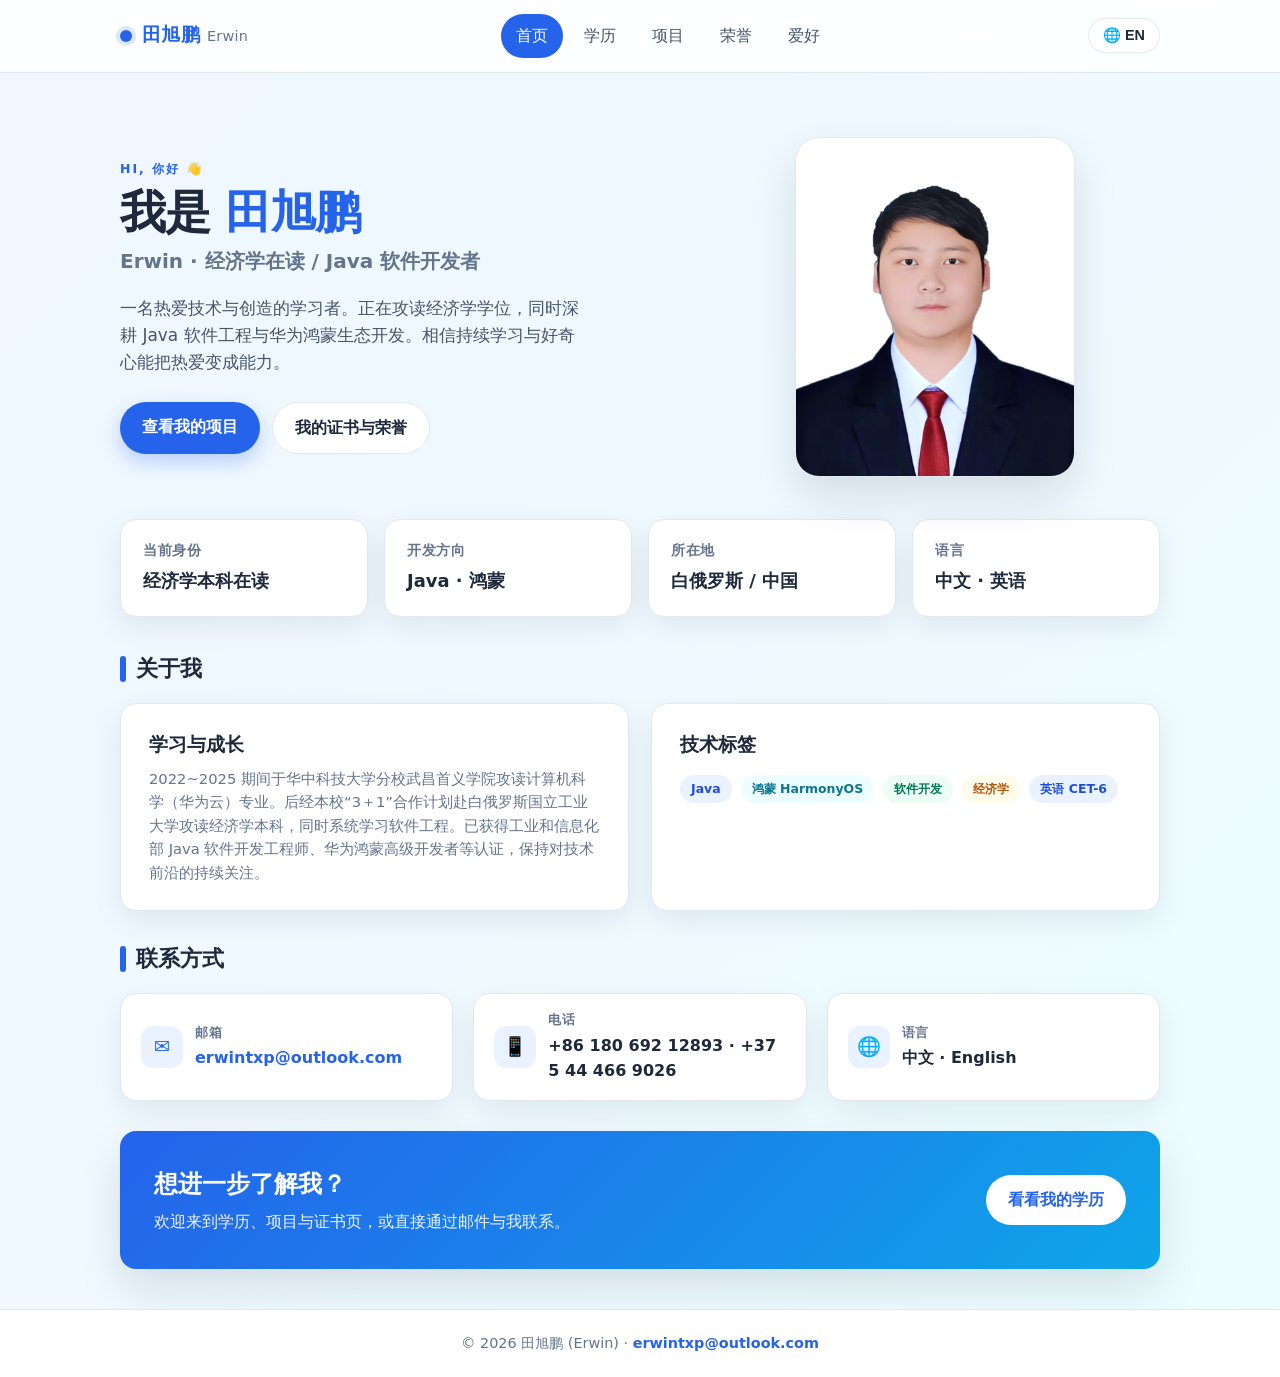
<file: index.html>
<!DOCTYPE html>
<html lang="zh-CN">
<head>
  <meta charset="UTF-8" />
  <meta name="viewport" content="width=device-width, initial-scale=1.0" />
  <title data-i18n-title="index.title">田旭鹏 · Erwin — 个人主页</title>
  <meta name="description" data-i18n-desc="index.desc" content="田旭鹏 (Erwin) 的个人主页：经济学在读，Java 软件开发者，鸿蒙开发者。欢迎了解我的学历、项目、荣誉与爱好。" />
  <link rel="stylesheet" href="css/style.css" />
</head>
<body>
  <header class="site-header">
    <nav class="nav">
      <a class="brand" href="index.html">
        <span class="brand-dot"></span>
        <span data-i18n="nav.brand">田旭鹏 <span class="brand-en">Erwin</span></span>
      </a>
      <ul class="nav-links">
        <li><a href="index.html" data-i18n="nav.home">首页</a></li>
        <li><a href="education.html" data-i18n="nav.edu">学历</a></li>
        <li><a href="projects.html" data-i18n="nav.projects">项目</a></li>
        <li><a href="honors.html" data-i18n="nav.honors">荣誉</a></li>
        <li><a href="hobbies.html" data-i18n="nav.hobbies">爱好</a></li>
      </ul>
      <div class="nav-actions">
        <button class="lang-toggle" id="lang-toggle" title="中 / EN · Ctrl+Shift+L">🌐 EN</button>
        <button class="nav-toggle" aria-label="打开菜单">☰</button>
      </div>
    </nav>
  </header>

  <main class="container">
    <section class="hero">
      <div>
        <div class="page-head" style="margin-bottom:0;">
          <div class="eyebrow" data-i18n="index.eyebrow">Hi, 你好 👋</div>
          <h1 data-i18n="index.heroTitle">我是 <span class="accent">田旭鹏</span></h1>
          <div class="en" data-i18n="index.heroSub">Erwin · 经济学在读 / Java 软件开发者</div>
          <p class="lede" data-i18n="index.heroLede">
            一名热爱技术与创造的学习者。正在攻读经济学学位，同时深耕
            Java 软件工程与华为鸿蒙生态开发。相信持续学习与好奇心能把热爱变成能力。
          </p>
        </div>
        <div class="hero-actions">
          <a class="btn btn-primary" href="projects.html" data-i18n="index.heroBtnProjects">查看我的项目</a>
          <a class="btn btn-ghost" href="honors.html" data-i18n="index.heroBtnHonors">我的证书与荣誉</a>
        </div>
      </div>

      <div class="portrait reveal">
        <div class="photo-placeholder">
          <div class="big" data-i18n="index.portraitBig">田旭鹏</div>
        </div>
        <img src="images/self photos.png" alt="田旭鹏照片" data-i18n-alt="index.portraitAlt" onerror="this.style.display='none'" />
      </div>
    </section>

    <section class="facts">
      <div class="fact reveal">
        <div class="k" data-i18n="index.factRoleK">当前身份</div>
        <div class="v" data-i18n="index.factRoleV">经济学本科在读</div>
      </div>
      <div class="fact reveal">
        <div class="k" data-i18n="index.factFocusK">开发方向</div>
        <div class="v" data-i18n="index.factFocusV">Java · 鸿蒙</div>
      </div>
      <div class="fact reveal">
        <div class="k" data-i18n="index.factLocK">所在地</div>
        <div class="v" data-i18n="index.factLocV">白俄罗斯 / 中国</div>
      </div>
      <div class="fact reveal">
        <div class="k" data-i18n="index.factLangK">语言</div>
        <div class="v" data-i18n="index.factLangV">中文 · 英语</div>
      </div>
    </section>

    <section>
      <h2 class="section-title" data-i18n="index.aboutTitle">关于我</h2>
      <div class="grid grid-2">
        <div class="card reveal">
          <h2 data-i18n="index.aboutLearningTitle">学习与成长</h2>
          <p class="subtle" style="margin-top:6px;" data-i18n="index.aboutLearningText">
			2022~2025期间于华中科技大学分校武昌首义学院攻读计算机科学（华为云）专业。
            后经本校"3＋1"合作计划赴白俄罗斯国立工业大学攻读经济学本科，同时系统学习软件工程。
            已获得工业和信息化部 Java 软件开发工程师、华为鸿蒙高级开发者等认证，
            保持对技术前沿的持续关注。
          </p>
        </div>
        <div class="card reveal">
          <h2 data-i18n="index.aboutSkillsTitle">技术标签</h2>
          <div style="margin-top:12px;">
            <span class="tag" data-i18n="index.tagJava">Java</span>
            <span class="tag teal" data-i18n="index.tagHarmony">鸿蒙 HarmonyOS</span>
            <span class="tag green" data-i18n="index.tagDev">软件开发</span>
            <span class="tag amber" data-i18n="index.tagEcon">经济学</span>
			<span class="tag" data-i18n="index.tagCet">英语 CET-6</span>
          </div>
        </div>
      </div>
    </section>

    <section>
      <h2 class="section-title" data-i18n="index.contactTitle">联系方式</h2>
      <div class="contact-row">
        <div class="contact-item reveal">
          <div class="icon">✉️</div>
          <div>
            <div class="label" data-i18n="index.contactEmailLabel">邮箱</div>
            <div class="value"><a href="mailto:erwintxp@outlook.com">erwintxp@outlook.com</a></div>
          </div>
        </div>
        <div class="contact-item reveal">
          <div class="icon">📱</div>
          <div>
            <div class="label" data-i18n="index.contactPhoneLabel">电话</div>
            <div class="value">+86 180 692 12893 · +375 44 466 9026</div>
          </div>
        </div>
        <div class="contact-item reveal">
          <div class="icon">🌐</div>
          <div>
            <div class="label" data-i18n="index.contactLangLabel">语言</div>
            <div class="value" data-i18n="index.contactLangValue">中文 · English</div>
          </div>
        </div>
      </div>
    </section>

    <div class="cta reveal">
      <div>
        <h2 data-i18n="index.ctaTitle">想进一步了解我？</h2>
        <p data-i18n="index.ctaText">欢迎来到奖学金、项目与证书页，或直接通过邮件与我联系。</p>
      </div>
      <a class="btn btn-white" href="education.html" data-i18n="index.ctaBtn">看看我的学历</a>
    </div>
  </main>

  <footer class="site-footer">
    <p>© <span data-year>2025</span> <span data-i18n="footer.name">田旭鹏 (Erwin)</span> · <a href="mailto:erwintxp@outlook.com">erwintxp@outlook.com</a></p>
  </footer>

  <script src="js/main.js"></script>
  <script src="js/i18n.js"></script>
  <script>document.querySelectorAll("[data-year]").forEach(el => (el.textContent = year()));</script>
</body>
</html>
</file>
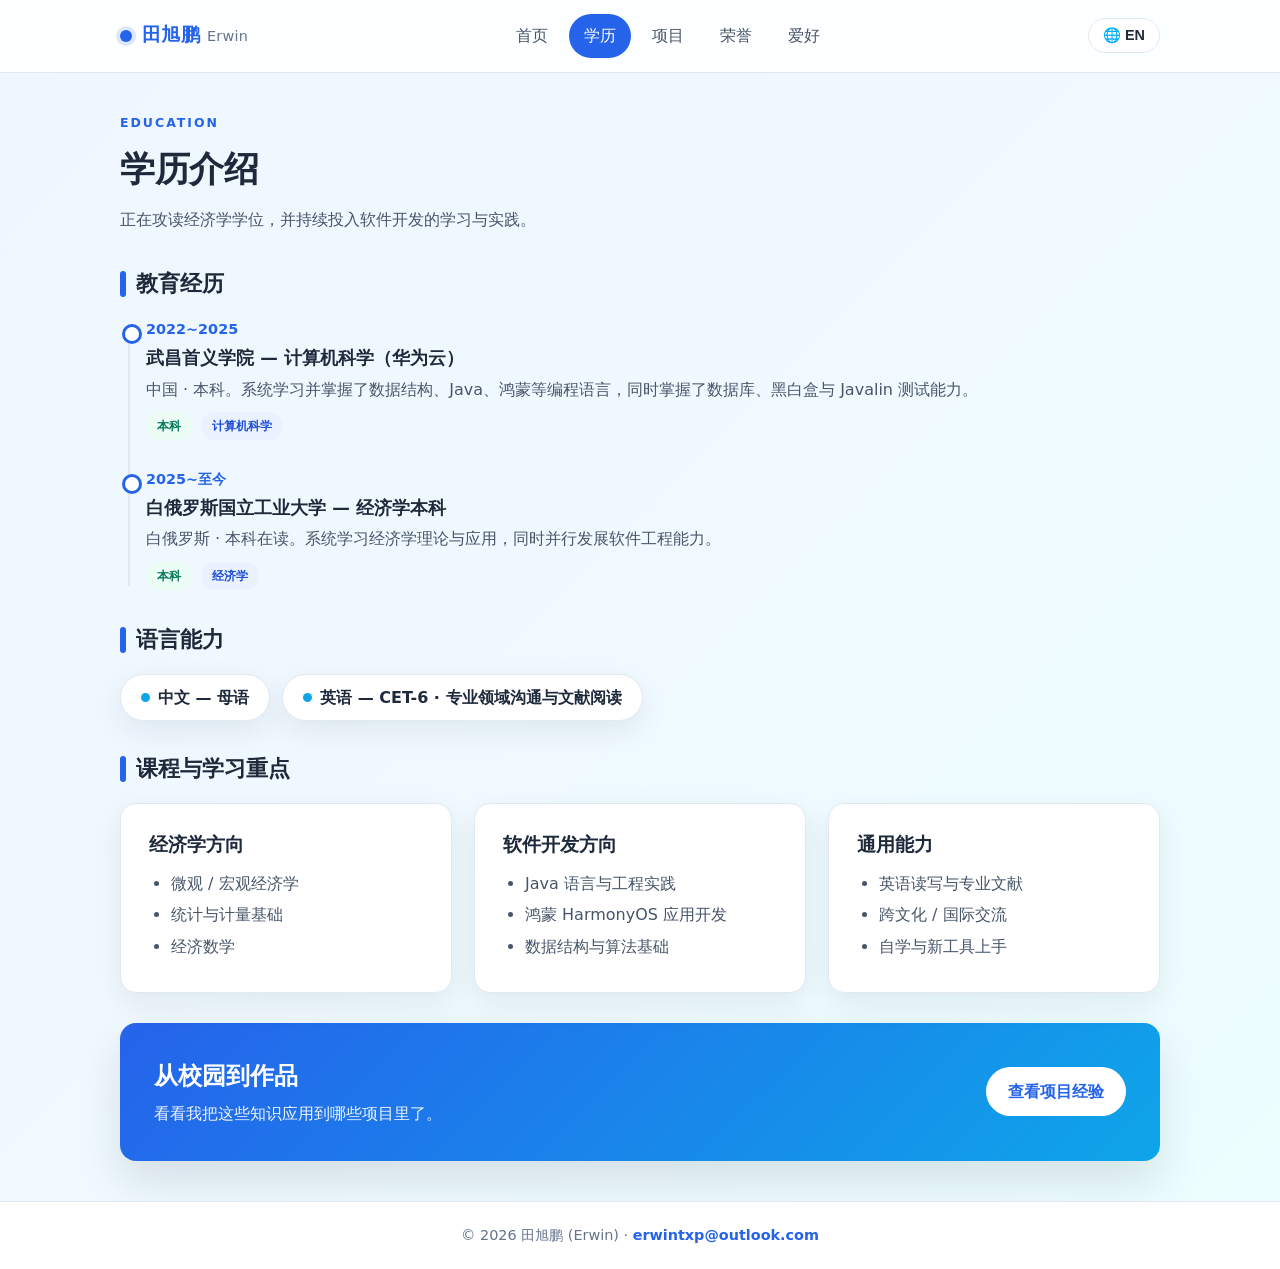
<file: education.html>
<!DOCTYPE html>
<html lang="zh-CN">
<head>
  <meta charset="UTF-8" />
  <meta name="viewport" content="width=device-width, initial-scale=1.0" />
  <title data-i18n-title="edu.title">学历介绍 · 田旭鹏 (Erwin)</title>
  <meta name="description" data-i18n-desc="edu.desc" content="田旭鹏 (Erwin) 的学历介绍：白俄罗斯国立工业大学经济学本科在读。" />
  <link rel="stylesheet" href="css/style.css" />
</head>
<body>
  <header class="site-header">
    <nav class="nav">
      <a class="brand" href="index.html">
        <span class="brand-dot"></span>
        <span data-i18n="nav.brand">田旭鹏 <span class="brand-en">Erwin</span></span>
      </a>
      <ul class="nav-links">
        <li><a href="index.html" data-i18n="nav.home">首页</a></li>
        <li><a href="education.html" data-i18n="nav.edu">学历</a></li>
        <li><a href="projects.html" data-i18n="nav.projects">项目</a></li>
        <li><a href="honors.html" data-i18n="nav.honors">荣誉</a></li>
        <li><a href="hobbies.html" data-i18n="nav.hobbies">爱好</a></li>
      </ul>
      <div class="nav-actions">
        <button class="lang-toggle" id="lang-toggle" title="中 / EN · Ctrl+Shift+L">🌐 EN</button>
        <button class="nav-toggle" aria-label="打开菜单">☰</button>
      </div>
    </nav>
  </header>

  <main class="container">
    <div class="page-head">
      <div class="eyebrow">Education</div>
      <h1 data-i18n="edu.titleH1">学历介绍</h1>
      <p class="lead" data-i18n="edu.lead">正在攻读经济学学位，并持续投入软件开发的学习与实践。</p>
    </div>

    <section>
      <h2 class="section-title" data-i18n="edu.eduTitle">教育经历</h2>
      <div class="timeline">
        <div class="timeline-item reveal">
          <div class="date">2022~2025</div>
          <h3 data-i18n="edu.item1.title">武昌首义学院 — 计算机科学（华为云）</h3>
          <p data-i18n="edu.item1.desc">中国 · 本科。系统学习并掌握了数据结构、Java、鸿蒙等编程语言，同时掌握了数据库、黑白盒与 Javalin 测试能力。</p>
          <p style="margin-top:8px;">
            <span class="tag green" data-i18n="edu.item1.tag1">本科</span>
            <span class="tag" data-i18n="edu.item1.tag2">计算机科学</span>
          </p>
        </div>
        <div class="timeline-item reveal">
          <div class="date" data-i18n="edu.item2.date">2025~至今</div>
          <h3 data-i18n="edu.item2.title">白俄罗斯国立工业大学 — 经济学本科</h3>
          <p data-i18n="edu.item2.desc">白俄罗斯 · 本科在读。系统学习经济学理论与应用，同时并行发展软件工程能力。</p>
          <p style="margin-top:8px;">
            <span class="tag green" data-i18n="edu.item2.tag1">本科</span>
            <span class="tag" data-i18n="edu.item2.tag2">经济学</span>
          </p>
        </div>
      </div>
    </section>

    <section>
      <h2 class="section-title" data-i18n="edu.langTitle">语言能力</h2>
      <div class="langs">
        <span class="lang reveal"><span class="dot"></span><span data-i18n="edu.lang1">中文 — 母语</span></span>
        <span class="lang reveal"><span class="dot"></span><span data-i18n="edu.lang2">英语 — CET-6 · 专业领域沟通与文献阅读</span></span>
      </div>
    </section>

    <section>
      <h2 class="section-title" data-i18n="edu.coursesTitle">课程与学习重点</h2>
      <div class="grid grid-3">
        <div class="card reveal">
          <h2 data-i18n="edu.econTitle">经济学方向</h2>
          <ul class="list-disc" style="margin-top:10px;">
            <li data-i18n="edu.econ1">微观 / 宏观经济学</li>
            <li data-i18n="edu.econ2">统计与计量基础</li>
            <li data-i18n="edu.econ3">经济数学</li>
          </ul>
        </div>
        <div class="card reveal">
          <h2 data-i18n="edu.devTitle">软件开发方向</h2>
          <ul class="list-disc" style="margin-top:10px;">
            <li data-i18n="edu.dev1">Java 语言与工程实践</li>
            <li data-i18n="edu.dev2">鸿蒙 HarmonyOS 应用开发</li>
            <li data-i18n="edu.dev3">数据结构与算法基础</li>
          </ul>
        </div>
        <div class="card reveal">
          <h2 data-i18n="edu.skillTitle">通用能力</h2>
          <ul class="list-disc" style="margin-top:10px;">
            <li data-i18n="edu.skill1">英语读写与专业文献</li>
            <li data-i18n="edu.skill2">跨文化 / 国际交流</li>
            <li data-i18n="edu.skill3">自学与新工具上手</li>
          </ul>
        </div>
      </div>
    </section>

    <div class="cta reveal">
      <div>
        <h2 data-i18n="edu.ctaTitle">从校园到作品</h2>
        <p data-i18n="edu.ctaText">看看我把这些知识应用到哪些项目里了。</p>
      </div>
      <a class="btn btn-white" href="projects.html" data-i18n="edu.ctaBtn">查看项目经验</a>
    </div>
  </main>

  <footer class="site-footer">
    <p>© <span data-year>2025</span> <span data-i18n="footer.name">田旭鹏 (Erwin)</span> · <a href="mailto:erwintxp@outlook.com">erwintxp@outlook.com</a></p>
  </footer>

  <script src="js/main.js"></script>
  <script src="js/i18n.js"></script>
  <script>document.querySelectorAll("[data-year]").forEach(el => (el.textContent = year()));</script>
</body>
</html>
</file>
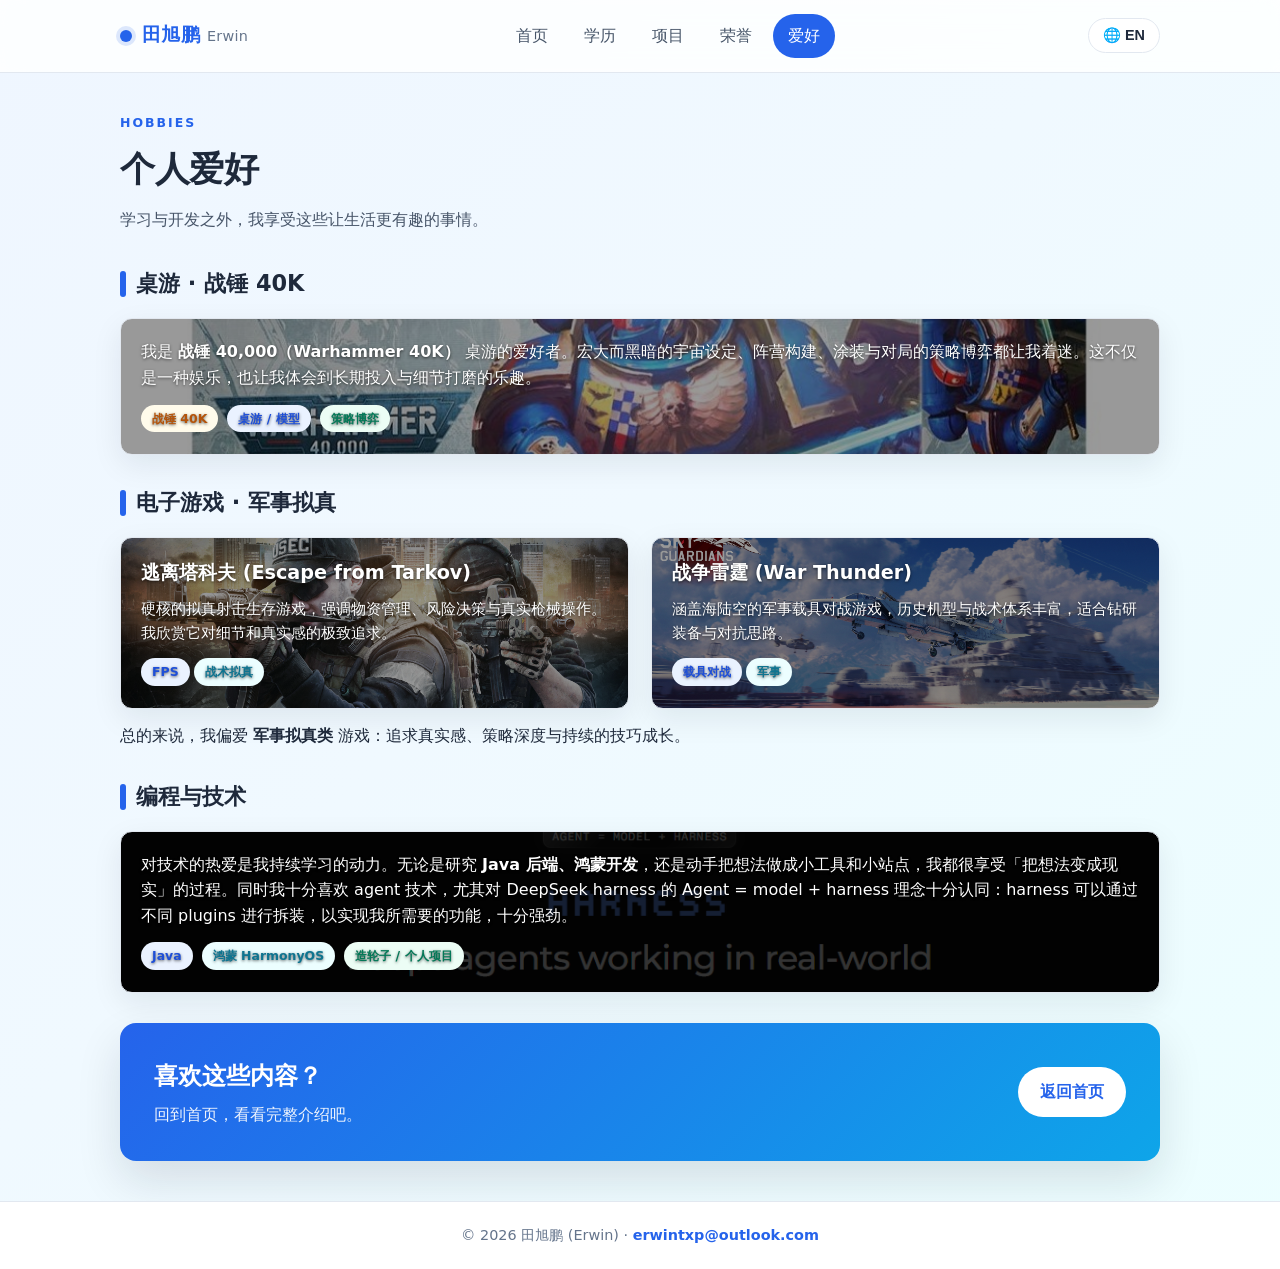
<file: hobbies.html>
<!DOCTYPE html>
<html lang="zh-CN">
<head>
  <meta charset="UTF-8" />
  <meta name="viewport" content="width=device-width, initial-scale=1.0" />
  <title data-i18n-title="hob.title">个人爱好 · 田旭鹏 (Erwin)</title>
  <meta name="description" data-i18n-desc="hob.desc" content="田旭鹏 (Erwin) 的个人爱好：桌游战锤40k、军事拟真电子游戏（逃离塔科夫、战争雷霆）、编程与技术。" />
  <link rel="stylesheet" href="css/style.css" />
</head>
<body>
  <header class="site-header">
    <nav class="nav">
      <a class="brand" href="index.html">
        <span class="brand-dot"></span>
        <span data-i18n="nav.brand">田旭鹏 <span class="brand-en">Erwin</span></span>
      </a>
      <ul class="nav-links">
        <li><a href="index.html" data-i18n="nav.home">首页</a></li>
        <li><a href="education.html" data-i18n="nav.edu">学历</a></li>
        <li><a href="projects.html" data-i18n="nav.projects">项目</a></li>
        <li><a href="honors.html" data-i18n="nav.honors">荣誉</a></li>
        <li><a href="hobbies.html" data-i18n="nav.hobbies">爱好</a></li>
      </ul>
      <div class="nav-actions">
        <button class="lang-toggle" id="lang-toggle" title="中 / EN · Ctrl+Shift+L">🌐 EN</button>
        <button class="nav-toggle" aria-label="打开菜单">☰</button>
      </div>
    </nav>
  </header>

  <main class="container">
    <div class="page-head">
      <div class="eyebrow">Hobbies</div>
      <h1 data-i18n="hob.titleH1">个人爱好</h1>
      <p class="lead" data-i18n="hob.lead">学习与开发之外，我享受这些让生活更有趣的事情。</p>
    </div>

    <section>
      <h2 class="section-title" data-i18n="hob.s1.title">桌游 · 战锤 40K</h2>
      <div class="card hobby-card reveal" style="
			background:
			linear-gradient(rgba(0, 0, 0, 0.4), rgba(0, 0, 0, 0.4)),
			url('images/warharmmer.jpg');
			background-size: cover;
			background-position: center; padding: 20px;
			border-radius: 12px;
			color: white;">
        <p data-i18n="hob.s1.text">
          我是 <strong>战锤 40,000（Warhammer 40K）</strong> 桌游的爱好者。宏大而黑暗的宇宙设定、
          阵营构建、涂装与对局的策略博弈都让我着迷。这不仅是一种娱乐，也让我体会到长期投入与细节打磨的乐趣。
        </p>
        <p style="margin-top:12px;">
          <span class="tag amber" data-i18n="hob.s1.tag1">战锤 40K</span>
          <span class="tag" data-i18n="hob.s1.tag2">桌游 / 模型</span>
          <span class="tag green" data-i18n="hob.s1.tag3">策略博弈</span>
        </p>
      </div>
    </section>

    <section>
      <h2 class="section-title" data-i18n="hob.s2.title">电子游戏 · 军事拟真</h2>
      <div class="grid grid-2">
        <div class="card hobby-card reveal" style="
			background:
			linear-gradient(rgba(0, 0, 0, 0.4), rgba(0, 0, 0, 0.4)),
			url('images/tarkov.jpg');
			background-size: cover;
			background-position: center; padding: 20px;
			border-radius: 12px;
			color: white;">
          <h2 data-i18n="hob.s2.tarkov.title">逃离塔科夫 (Escape from Tarkov)</h2>
          <p class="subtle" style="margin-top:8px;" data-i18n="hob.s2.tarkov.desc">
            硬核的拟真射击生存游戏，强调物资管理、风险决策与真实枪械操作。
            我欣赏它对细节和真实感的极致追求。
          </p>
          <p style="margin-top:12px;"><span class="tag">FPS</span><span class="tag teal" data-i18n="hob.s2.tarkov.tagTact">战术拟真</span></p>
        </div>
        <div class="card hobby-card reveal" style="
			background:
			linear-gradient(rgba(0, 0, 0, 0.4), rgba(0, 0, 0, 0.4)),
			url('images/warthunder.jpg');
			background-size: cover;
			background-position: center; padding: 20px;
			border-radius: 12px;
			color: white;">
          <h2 data-i18n="hob.s2.wt.title">战争雷霆 (War Thunder)</h2>
          <p class="subtle" style="margin-top:8px;" data-i18n="hob.s2.wt.desc">
            涵盖海陆空的军事载具对战游戏，历史机型与战术体系丰富，适合钻研装备与对抗思路。
          </p>
          <p style="margin-top:12px;"><span class="tag" data-i18n="hob.s2.wt.tagVeh">载具对战</span><span class="tag teal" data-i18n="hob.s2.wt.tagMil">军事</span></p>
        </div>
      </div>
      <p class="subtle" style="margin-top:14px;" data-i18n="hob.s2.summary">
        总的来说，我偏爱 <strong>军事拟真类</strong> 游戏：追求真实感、策略深度与持续的技巧成长。
      </p>
    </section>

    <section>
      <h2 class="section-title" data-i18n="hob.s3.title">编程与技术</h2>
      <div class="card hobby-card reveal" style="
			background:
			linear-gradient(rgba(0, 0, 0, 0.8), rgba(0, 0, 0, 0.8)),
			url('images/harness.png');
			background-size: cover;
			background-position: center; padding: 20px;
			border-radius: 12px;
			color: white;">
        <p data-i18n="hob.s3.text">
          对技术的热爱是我持续学习的动力。无论是研究 <strong>Java 后端、鸿蒙开发</strong>，
          还是动手把想法做成小工具和小站点，我都很享受「把想法变成现实」的过程。同时我十分喜欢 agent 技术，
		  尤其对 DeepSeek harness 的 Agent = model + harness 理念十分认同，其中 harness 可以通过不同 plugins 进行拆装以实现我所需要的功能，
		  十分强劲。
        </p>
        <p style="margin-top:12px;">
          <span class="tag">Java</span>
          <span class="tag teal" data-i18n="hob.s3.tagHarmony">鸿蒙 HarmonyOS</span>
          <span class="tag green" data-i18n="hob.s3.tagBuild">造轮子 / 个人项目</span>
        </p>
      </div>
    </section>

    <div class="cta reveal">
      <div>
        <h2 data-i18n="hob.ctaTitle">喜欢这些内容？</h2>
        <p data-i18n="hob.ctaText">回到首页，看看完整介绍吧。</p>
      </div>
      <a class="btn btn-white" href="index.html" data-i18n="hob.ctaBtn">返回首页</a>
    </div>
  </main>

  <footer class="site-footer">
    <p>© <span data-year>2025</span> <span data-i18n="footer.name">田旭鹏 (Erwin)</span> · <a href="mailto:erwintxp@outlook.com">erwintxp@outlook.com</a></p>
  </footer>

  <script src="js/main.js"></script>
  <script src="js/i18n.js"></script>
  <script>document.querySelectorAll("[data-year]").forEach(el => (el.textContent = year()));</script>
</body>
</html>
</file>
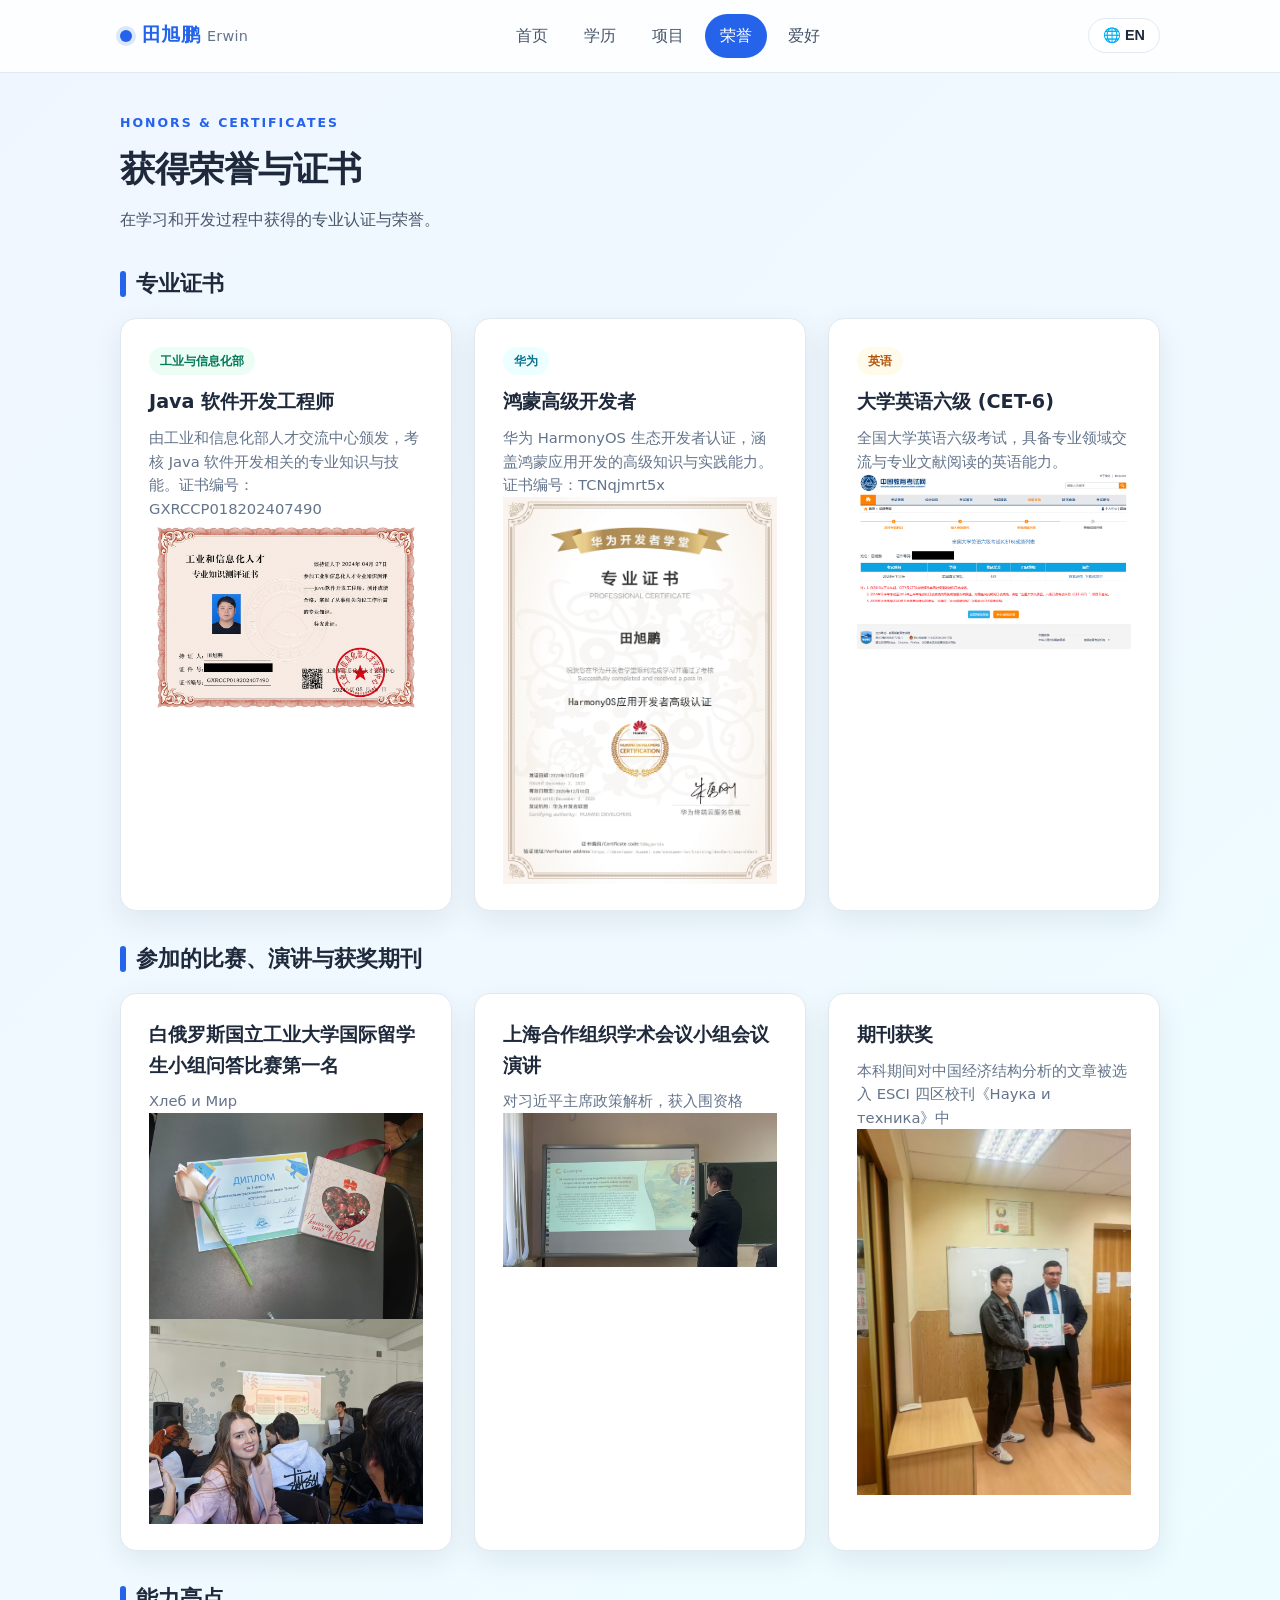
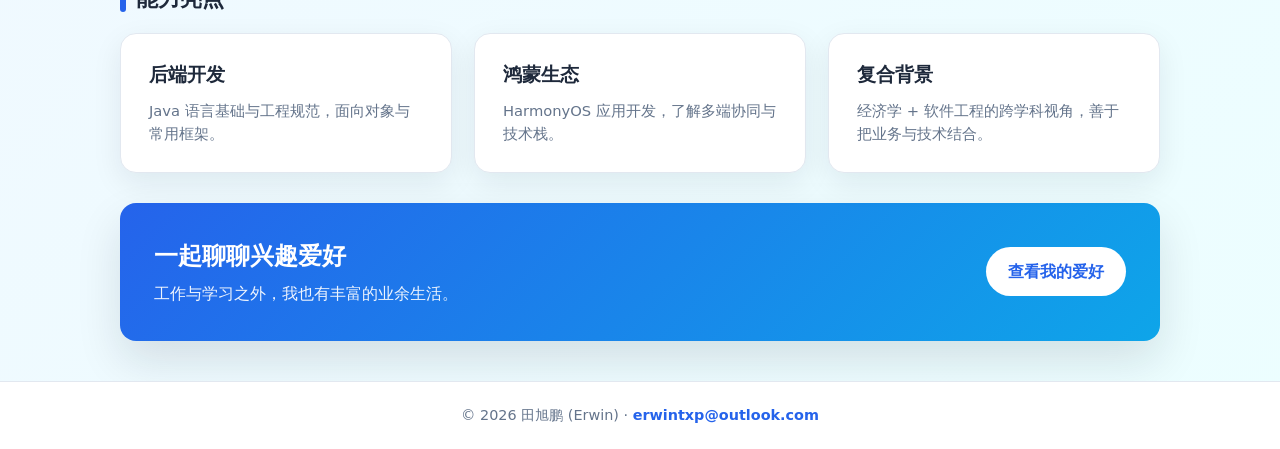
<file: honors.html>
<!DOCTYPE html>
<html lang="zh-CN">
<head>
  <meta charset="UTF-8" />
  <meta name="viewport" content="width=device-width, initial-scale=1.0" />
  <title data-i18n-title="hon.title">获得荣誉 · 田旭鹏 (Erwin)</title>
  <meta name="description" data-i18n-desc="hon.desc" content="田旭鹏 (Erwin) 的荣誉与证书：Java 软件开发工程师、英语六级、华为鸿蒙高级开发者。" />
  <link rel="stylesheet" href="css/style.css" />
</head>
<body>
  <header class="site-header">
    <nav class="nav">
      <a class="brand" href="index.html">
        <span class="brand-dot"></span>
        <span data-i18n="nav.brand">田旭鹏 <span class="brand-en">Erwin</span></span>
      </a>
      <ul class="nav-links">
        <li><a href="index.html" data-i18n="nav.home">首页</a></li>
        <li><a href="education.html" data-i18n="nav.edu">学历</a></li>
        <li><a href="projects.html" data-i18n="nav.projects">项目</a></li>
        <li><a href="honors.html" data-i18n="nav.honors">荣誉</a></li>
        <li><a href="hobbies.html" data-i18n="nav.hobbies">爱好</a></li>
      </ul>
      <div class="nav-actions">
        <button class="lang-toggle" id="lang-toggle" title="中 / EN · Ctrl+Shift+L">🌐 EN</button>
        <button class="nav-toggle" aria-label="打开菜单">☰</button>
      </div>
    </nav>
  </header>

  <main class="container">
    <div class="page-head">
      <div class="eyebrow">Honors &amp; Certificates</div>
      <h1 data-i18n="hon.titleH1">获得荣誉与证书</h1>
      <p class="lead" data-i18n="hon.lead">在学习和开发过程中获得的专业认证与荣誉。</p>
    </div>

    <section>
      <h2 class="section-title" data-i18n="hon.certTitle">专业证书</h2>
      <div class="grid grid-3">
        <div class="card reveal">
          <div style="margin-bottom:10px;">
            <span class="tag green" data-i18n="hon.cert1.tag">工业与信息化部</span>
          </div>
          <h2 data-i18n="hon.cert1.name">Java 软件开发工程师</h2>
          <p class="subtle" style="margin-top:8px;" data-i18n="hon.cert1.desc">
            由工业和信息化部人才交流中心颁发，考核 Java 软件开发相关的专业知识与技能。
			证书编号：GXRCCP018202407490
          </p>
		  <img src="images/certificate.jpg" onerror="this.style.display='none'" />
        </div>

        <div class="card reveal">
          <div style="margin-bottom:10px;">
            <span class="tag teal" data-i18n="hon.cert2.tag">华为</span>
          </div>
          <h2 data-i18n="hon.cert2.name">鸿蒙高级开发者</h2>
          <p class="subtle" style="margin-top:8px;" data-i18n="hon.cert2.desc">
            华为 HarmonyOS 生态开发者认证，涵盖鸿蒙应用开发的高级知识与实践能力。
			证书编号：TCNqjmrt5x
          </p>
		  <img src="images/huawei.jpg" onerror="this.style.display='none'" />
        </div>

        <div class="card reveal">
          <div style="margin-bottom:10px;">
            <span class="tag amber" data-i18n="hon.cert3.tag">英语</span>
          </div>
          <h2 data-i18n="hon.cert3.name">大学英语六级 (CET-6)</h2>
          <p class="subtle" style="margin-top:8px;" data-i18n="hon.cert3.desc">
            全国大学英语六级考试，具备专业领域交流与专业文献阅读的英语能力。
          </p>
		  <img src="images/cet-6.png" onerror="this.style.display='none'" />
        </div>
      </div>
    </section>

	<section>
		<h2 class="section-title" data-i18n="hon.compTitle">参加的比赛，演讲与获奖期刊</h2>
		<div class="grid grid-3">
		  <div class="card reveal">
		    <h2 data-i18n="hon.comp1.title">白俄罗斯国立工业大学国际留学生小组问答比赛第一名</h2>
		    <p class="subtle" style="margin-top:8px;" data-i18n="hon.comp1.subtitle">Хлеб и Мир</p>
			<img src="images/competition1.jpg" onerror="this.style.display='none'" />
			<img src="images/competition2.jpg" onerror="this.style.display='none'" />
		  </div>
		  <div class="card reveal">
		    <h2 data-i18n="hon.comp2.title">上海合作组织学术会议小组会议演讲</h2>
		    <p class="subtle" style="margin-top:8px;" data-i18n="hon.comp2.subtitle">对习近平主席政策解析，获入围资格</p>
			<img src="images/speech.jpg" onerror="this.style.display='none'" />
		  </div>
		  <div class="card reveal">
		    <h2 data-i18n="hon.comp3.title">期刊获奖</h2>
		    <p class="subtle" style="margin-top:8px;" data-i18n="hon.comp3.subtitle">本科期间对中国经济结构分析的文章被选入 ESCI 四区校刊《Наука и техника》中</p>
			<img src="images/journal article.jpg" onerror="this.style.display='none'" />
		  </div>
		</div>
	</section>

    <section>
      <h2 class="section-title" data-i18n="hon.hlTitle">能力亮点</h2>
      <div class="grid grid-3">
        <div class="card reveal">
          <h2 data-i18n="hon.hl1.title">后端开发</h2>
          <p class="subtle" style="margin-top:8px;" data-i18n="hon.hl1.desc">Java 语言基础与工程规范，面向对象与常用框架。</p>
        </div>
        <div class="card reveal">
          <h2 data-i18n="hon.hl2.title">鸿蒙生态</h2>
          <p class="subtle" style="margin-top:8px;" data-i18n="hon.hl2.desc">HarmonyOS 应用开发，了解多端协同与技术栈。</p>
        </div>
        <div class="card reveal">
          <h2 data-i18n="hon.hl3.title">复合背景</h2>
          <p class="subtle" style="margin-top:8px;" data-i18n="hon.hl3.desc">经济学 + 软件工程的跨学科视角，善于把业务与技术结合。</p>
        </div>
      </div>
    </section>

    <div class="cta reveal">
      <div>
        <h2 data-i18n="hon.ctaTitle">一起聊聊兴趣爱好</h2>
        <p data-i18n="hon.ctaText">工作与学习之外，我也有丰富的业余生活。</p>
      </div>
      <a class="btn btn-white" href="hobbies.html" data-i18n="hon.ctaBtn">查看我的爱好</a>
    </div>
  </main>

  <footer class="site-footer">
    <p>© <span data-year>2025</span> <span data-i18n="footer.name">田旭鹏 (Erwin)</span> · <a href="mailto:erwintxp@outlook.com">erwintxp@outlook.com</a></p>
  </footer>

  <script src="js/main.js"></script>
  <script src="js/i18n.js"></script>
  <script>document.querySelectorAll("[data-year]").forEach(el => (el.textContent = year()));</script>
</body>
</html>
</file>
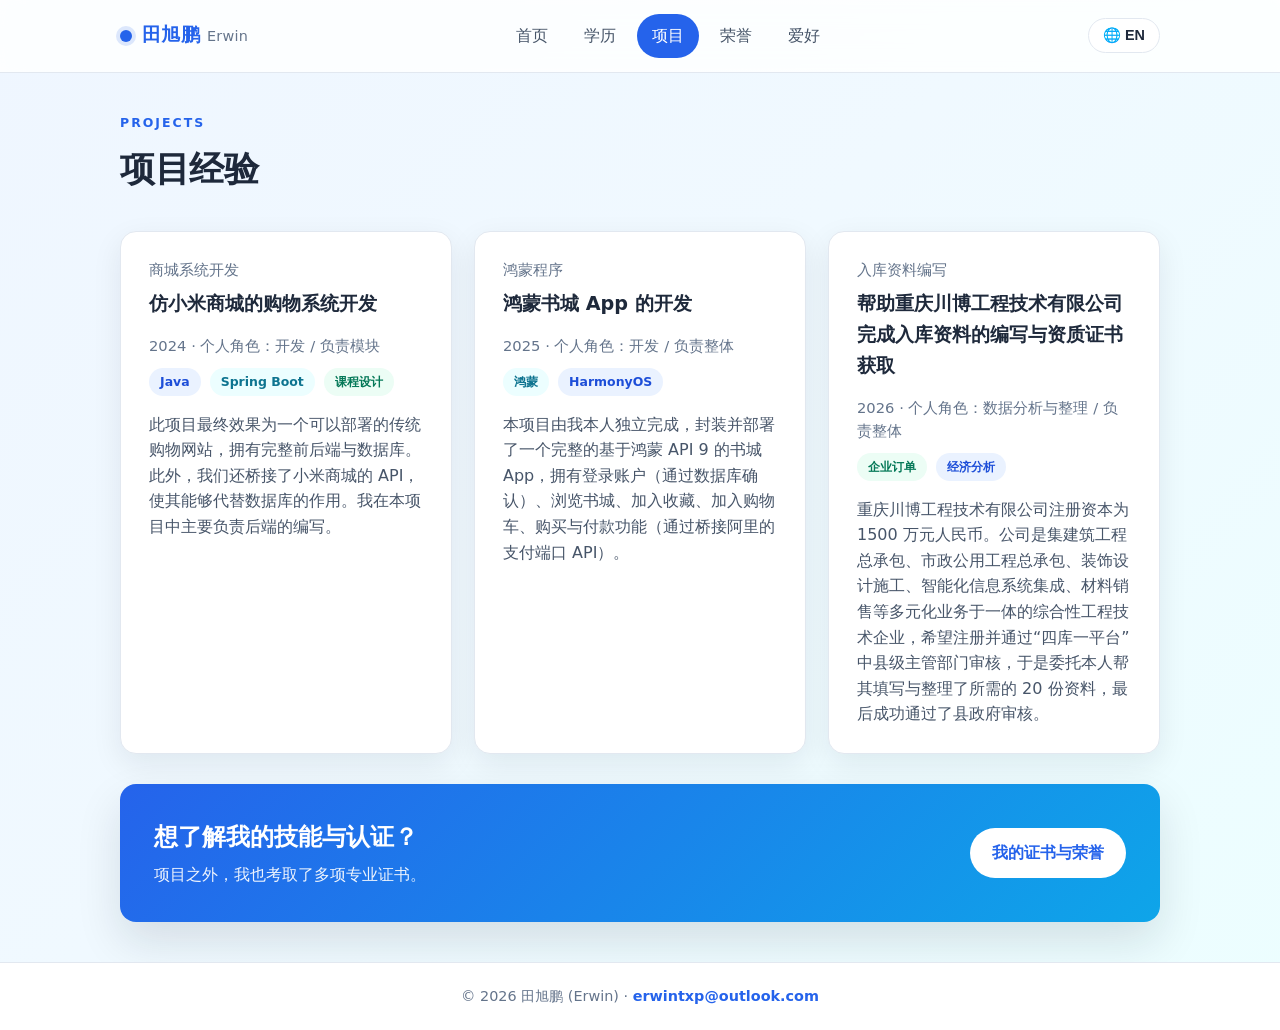
<file: projects.html>
<!DOCTYPE html>
<html lang="zh-CN">
<head>
  <meta charset="UTF-8" />
  <meta name="viewport" content="width=device-width, initial-scale=1.0" />
  <title data-i18n-title="proj.title">项目经验 · 田旭鹏 (Erwin)</title>
  <meta name="description" data-i18n-desc="proj.desc" content="田旭鹏 (Erwin) 的项目经验：开发与学习项目汇总，可自行补充。" />
  <link rel="stylesheet" href="css/style.css" />
</head>
<body>
  <header class="site-header">
    <nav class="nav">
      <a class="brand" href="index.html">
        <span class="brand-dot"></span>
        <span data-i18n="nav.brand">田旭鹏 <span class="brand-en">Erwin</span></span>
      </a>
      <ul class="nav-links">
        <li><a href="index.html" data-i18n="nav.home">首页</a></li>
        <li><a href="education.html" data-i18n="nav.edu">学历</a></li>
        <li><a href="projects.html" data-i18n="nav.projects">项目</a></li>
        <li><a href="honors.html" data-i18n="nav.honors">荣誉</a></li>
        <li><a href="hobbies.html" data-i18n="nav.hobbies">爱好</a></li>
      </ul>
      <div class="nav-actions">
        <button class="lang-toggle" id="lang-toggle" title="中 / EN · Ctrl+Shift+L">🌐 EN</button>
        <button class="nav-toggle" aria-label="打开菜单">☰</button>
      </div>
    </nav>
  </header>

  <main class="container">
    <div class="page-head">
      <div class="eyebrow">Projects</div>
      <h1 data-i18n="proj.titleH1">项目经验</h1>
    </div>

    <section>
      <div class="grid grid-3">
        <article class="card reveal" style="display:flex; flex-direction:column; gap:8px;">
          <div class="subtle" data-i18n="proj1.category">商城系统开发</div>
          <h2 data-i18n="proj1.name">仿小米商城的购物系统开发</h2>
          <p class="subtle" data-i18n="proj1.role">2024 · 个人角色：开发 / 负责模块</p>
          <div>
            <span class="tag">Java</span>
            <span class="tag teal">Spring Boot</span>
            <span class="tag green" data-i18n="proj1.tagCourse">课程设计</span>
          </div>
          <p style="color:var(--ink-soft); margin-top:6px;" data-i18n="proj1.desc">
            此项目最终效果为一个可以部署的传统购物网站，拥有完整前后端与数据库。此外，我们还桥接了小米商城的 API，
			使其能够代替数据库的作用。我在本项目中主要负责后端的编写。
          </p>
        </article>

        <article class="card reveal" style="display:flex; flex-direction:column; gap:8px;">
          <div class="subtle" data-i18n="proj2.category">鸿蒙程序</div>
          <h2 data-i18n="proj2.name">鸿蒙书城 App 的开发</h2>
          <p class="subtle" data-i18n="proj2.role">2025 · 个人角色：开发 / 负责整体</p>
          <div>
            <span class="tag teal" data-i18n="proj2.tagHarmony">鸿蒙</span>
            <span class="tag">HarmonyOS</span>
          </div>
          <p style="color:var(--ink-soft); margin-top:6px;" data-i18n="proj2.desc">
            本项目为我本人独立完成，封装并部署了一个完整的基于鸿蒙 API 9 的书城 App。其拥有登录账户（通过数据库确认）、浏览书城，
			加入收藏、加入购物车、购买与付款功能（通过桥接阿里的支付端口 API）。
          </p>
        </article>

        <article class="card reveal" style="display:flex; flex-direction:column; gap:8px;">
          <div class="subtle" data-i18n="proj3.category">入库资料编写</div>
          <h2 data-i18n="proj3.name">帮助重庆川博工程技术有限公司完成入库资料的编写与资质证书获取</h2>
          <p class="subtle" data-i18n="proj3.role">2026 · 个人角色：数据分析与整理 / 负责整体</p>
          <div>
            <span class="tag green" data-i18n="proj3.tagCompany">企业订单</span>
            <span class="tag" data-i18n="proj3.tagEcon">经济分析</span>
          </div>
          <p style="color:var(--ink-soft); margin-top:6px;" data-i18n="proj3.desc">
            重庆川博工程技术有限公司注册资本为 1500 万元人民币。公司是集建筑工程总承包、市政公用工程总承包、
			装饰设计施工、智能化信息系统集成、材料销售等多元化业务于一体的综合性工程技术企业。其希望注册并通过“四库一平台”中县级主管部门审核，
			于是委托本人帮其进行了需要的 20 份资料填写与整理，最后成功通过了县政府审核。
          </p>
        </article>
      </div>
    </section>

    <div class="cta reveal">
      <div>
        <h2 data-i18n="proj.ctaTitle">想了解我的技能与认证？</h2>
        <p data-i18n="proj.ctaText">项目之外，我也考取了多项专业证书。</p>
      </div>
      <a class="btn btn-white" href="honors.html" data-i18n="proj.ctaBtn">我的证书与荣誉</a>
    </div>
  </main>

  <footer class="site-footer">
    <p>© <span data-year>2025</span> <span data-i18n="footer.name">田旭鹏 (Erwin)</span> · <a href="mailto:erwintxp@outlook.com">erwintxp@outlook.com</a></p>
  </footer>

  <script src="js/main.js"></script>
  <script src="js/i18n.js"></script>
  <script>document.querySelectorAll("[data-year]").forEach(el => (el.textContent = year()));</script>
</body>
</html>
</file>
<file: css/style.css>
/* =========================================================
   Personal Portfolio — Shared Stylesheet
   Persona: 田旭鹏 (Erwin)
   ========================================================= */

:root {
  --primary: #2563eb;
  --primary-dark: #1d4ed8;
  --accent: #0ea5e9;
  --ink: #1e293b;
  --ink-soft: #475569;
  --muted: #64748b;
  --line: #e2e8f0;
  --card: #ffffff;
  --bg: #f1f5f9;
  --bg-gradient: linear-gradient(135deg, #eff6ff 0%, #f0f9ff 45%, #ecfeff 100%);
  --shadow: 0 10px 30px rgba(15, 23, 42, 0.08);
  --shadow-lg: 0 20px 45px rgba(15, 23, 42, 0.12);
  --radius: 16px;
}

* {
  margin: 0;
  padding: 0;
  box-sizing: border-box;
}

html {
  scroll-behavior: smooth;
}

body {
  font-family: "Segoe UI", "PingFang SC", "Microsoft YaHei", system-ui, -apple-system, Roboto, Helvetica, Arial, sans-serif;
  color: var(--ink);
  background: var(--bg-gradient);
  min-height: 100vh;
  display: flex;
  flex-direction: column;
  line-height: 1.6;
}

a {
  color: var(--primary);
  text-decoration: none;
}

img {
  max-width: 100%;
  display: block;
}

/* ---------- Top navigation ---------- */
.site-header {
  position: sticky;
  top: 0;
  z-index: 50;
  background: rgba(255, 255, 255, 0.85);
  backdrop-filter: saturate(180%) blur(12px);
  border-bottom: 1px solid var(--line);
}

.nav {
  max-width: 1080px;
  margin: 0 auto;
  padding: 14px 20px;
  display: flex;
  align-items: center;
  justify-content: space-between;
  gap: 16px;
}

.brand {
  font-weight: 700;
  font-size: 1.2rem;
  letter-spacing: 0.3px;
  display: flex;
  align-items: center;
  gap: 10px;
}

.brand .brand-dot {
  width: 12px;
  height: 12px;
  border-radius: 50%;
  background: var(--primary);
  box-shadow: 0 0 0 4px rgba(37, 99, 235, 0.15);
}

.brand .brand-en {
  color: var(--muted);
  font-weight: 500;
  font-size: 0.9rem;
}

.nav-links {
  display: flex;
  align-items: center;
  gap: 6px;
  list-style: none;
}

.nav-links a {
  display: block;
  padding: 9px 15px;
  border-radius: 999px;
  color: var(--ink-soft);
  font-weight: 500;
  transition: background 0.2s ease, color 0.2s ease;
}

.nav-links a:hover {
  background: #eaf2ff;
  color: var(--primary);
}

.nav-links a.active {
  background: var(--primary);
  color: #fff;
}

/* Right-side actions group in the navbar (language toggle + mobile menu) */
.nav-actions {
  display: flex;
  align-items: center;
  gap: 10px;
}

/* Language toggle button */
.lang-toggle {
  background: #fff;
  border: 1px solid var(--line);
  border-radius: 999px;
  padding: 8px 14px;
  cursor: pointer;
  color: var(--ink);
  font-weight: 700;
  font-size: 0.9rem;
  transition: border-color 0.2s ease, color 0.2s ease, background 0.2s ease;
  white-space: nowrap;
}

.lang-toggle:hover {
  border-color: var(--primary);
  color: var(--primary);
  background: #eaf2ff;
}

/* Mobile menu toggle */
.nav-toggle {
  display: none;
  background: none;
  border: 1px solid var(--line);
  border-radius: 10px;
  padding: 8px 12px;
  cursor: pointer;
  color: var(--ink);
  font-size: 1.1rem;
  line-height: 1;
}

/* ---------- Layout container ---------- */
.container {
  width: 100%;
  max-width: 1080px;
  margin: 0 auto;
  padding: 40px 20px;
  flex: 1;
}

.page-head {
  margin-bottom: 34px;
}

.page-head .eyebrow {
  color: var(--primary);
  font-weight: 600;
  text-transform: uppercase;
  letter-spacing: 2px;
  font-size: 0.78rem;
}

.page-head h1 {
  font-size: 2.2rem;
  margin-top: 8px;
  letter-spacing: -0.5px;
}

.page-head p.lead {
  color: var(--ink-soft);
  margin-top: 10px;
  max-width: 640px;
}

/* ---------- Cards ---------- */
.card {
  background: var(--card);
  border: 1px solid var(--line);
  border-radius: var(--radius);
  box-shadow: var(--shadow);
  padding: 26px 28px;
}

.grid {
  display: grid;
  gap: 22px;
}

.grid-2 { grid-template-columns: repeat(2, 1fr); }
.grid-3 { grid-template-columns: repeat(3, 1fr); }

@media (max-width: 780px) {
  .grid-2, .grid-3 { grid-template-columns: 1fr; }
}

.card h2 {
  font-size: 1.2rem;
  margin-bottom: 6px;
}

.card .subtle {
  color: var(--muted);
  font-size: 0.92rem;
}

.tag {
  display: inline-block;
  padding: 4px 11px;
  border-radius: 999px;
  font-size: 0.78rem;
  font-weight: 600;
  background: #eaf2ff;
  color: var(--primary-dark);
  margin: 2px 4px 2px 0;
}

.tag.teal { background: #ecfeff; color: #0e7490; }
.tag.green { background: #ecfdf5; color: #047857; }
.tag.amber { background: #fffbeb; color: #b45309; }

/* ---------- Hero (homepage) ---------- */
.hero {
  display: grid;
  grid-template-columns: 1.1fr 0.9fr;
  gap: 40px;
  align-items: center;
  padding: 24px 0 8px;
}

@media (max-width: 860px) {
  .hero { grid-template-columns: 1fr; text-align: center; }
}

.hero h1 {
  font-size: 2.9rem;
  line-height: 1.12;
  letter-spacing: -1px;
}

.hero h1 .accent {
  color: var(--primary);
}

.hero .en {
  color: var(--muted);
  font-size: 1.25rem;
  font-weight: 600;
  margin-top: 6px;
}

.hero .lede {
  color: var(--ink-soft);
  font-size: 1.06rem;
  margin-top: 18px;
  max-width: 460px;
}

.hero-actions {
  display: flex;
  gap: 12px;
  margin-top: 26px;
  flex-wrap: wrap;
}

@media (max-width: 860px) {
  .hero-actions { justify-content: center; }
}

.btn {
  display: inline-block;
  padding: 12px 22px;
  border-radius: 999px;
  font-weight: 600;
  transition: transform 0.15s ease, box-shadow 0.2s ease, background 0.2s ease;
}

.btn-primary {
  background: var(--primary);
  color: #fff;
  box-shadow: 0 8px 20px rgba(37, 99, 235, 0.28);
}

.btn-primary:hover {
  background: var(--primary-dark);
  transform: translateY(-2px);
}

.btn-ghost {
  border: 1.5px solid var(--line);
  background: #fff;
  color: var(--ink);
}

.btn-ghost:hover {
  border-color: var(--primary);
  color: var(--primary);
  transform: translateY(-2px);
}

/* Avatar / photo placeholder */
.portrait {
  position: relative;
  width: 280px;
  height: 340px;
  margin: 0 auto;
  border-radius: 24px;
  overflow: hidden;
  background: linear-gradient(160deg, #dbeafe 0%, #cffafe 100%);
  border: 1px solid var(--line);
  box-shadow: var(--shadow-lg);
}

.portrait img {
  position: absolute;
  inset: 0;
  width: 100%;
  height: 100%;
  object-fit: cover;
  z-index: 2;
}

.portrait .photo-placeholder {
  position: absolute;
  inset: 0;
  z-index: 1;
  display: flex;
  flex-direction: column;
  align-items: center;
  justify-content: center;
  gap: 8px;
  color: var(--primary-dark);
  text-align: center;
  padding: 20px;
}

.portrait .photo-placeholder .big {
  font-size: 1.5rem;
  font-weight: 700;
}

.portrait .photo-placeholder .hint {
  font-size: 0.78rem;
  color: var(--muted);
}

/* ---------- Stats / fact strips ---------- */
.facts {
  display: grid;
  grid-template-columns: repeat(auto-fit, minmax(180px, 1fr));
  gap: 16px;
  margin: 34px 0;
}

.fact {
  background: var(--card);
  border: 1px solid var(--line);
  border-radius: var(--radius);
  padding: 20px 22px;
  box-shadow: var(--shadow);
}

.fact .k {
  color: var(--muted);
  font-size: 0.85rem;
  font-weight: 600;
  text-transform: uppercase;
  letter-spacing: 0.6px;
}

.fact .v {
  font-size: 1.12rem;
  font-weight: 700;
  margin-top: 6px;
}

/* ---------- Timeline ---------- */
.timeline {
  position: relative;
  margin-top: 10px;
  padding-left: 26px;
}

.timeline::before {
  content: "";
  position: absolute;
  left: 8px;
  top: 6px;
  bottom: 6px;
  width: 2px;
  background: var(--line);
}

.timeline-item {
  position: relative;
  padding-bottom: 26px;
}

.timeline-item:last-child { padding-bottom: 0; }

.timeline-item::before {
  content: "";
  position: absolute;
  left: -24px;
  top: 6px;
  width: 14px;
  height: 14px;
  border-radius: 50%;
  background: #fff;
  border: 3px solid var(--primary);
}

.timeline-item .date {
  color: var(--primary);
  font-weight: 600;
  font-size: 0.9rem;
}

.timeline-item h3 {
  font-size: 1.1rem;
  margin: 3px 0;
}

.timeline-item p {
  color: var(--ink-soft);
  margin-top: 4px;
}

/* ---------- Contact / footer ---------- */
.contact-row {
  display: flex;
  flex-wrap: wrap;
  gap: 20px;
}

.contact-item {
  display: flex;
  align-items: center;
  gap: 12px;
  background: var(--card);
  border: 1px solid var(--line);
  border-radius: var(--radius);
  padding: 16px 20px;
  box-shadow: var(--shadow);
  flex: 1 1 240px;
}

.contact-item .icon {
  width: 42px;
  height: 42px;
  border-radius: 12px;
  display: flex;
  align-items: center;
  justify-content: center;
  background: #eaf2ff;
  color: var(--primary);
  font-size: 1.2rem;
  flex-shrink: 0;
}

.contact-item .label {
  color: var(--muted);
  font-size: 0.8rem;
  font-weight: 600;
  text-transform: uppercase;
  letter-spacing: 0.5px;
}

.contact-item .value {
  font-weight: 600;
  margin-top: 2px;
  word-break: break-all;
}

/* ---------- Language pills ---------- */
.langs {
  display: flex;
  gap: 12px;
  flex-wrap: wrap;
}

.lang {
  display: inline-flex;
  align-items: center;
  gap: 8px;
  background: #fff;
  border: 1px solid var(--line);
  border-radius: 999px;
  padding: 10px 20px;
  font-weight: 600;
  box-shadow: var(--shadow);
}

.lang .dot {
  width: 9px;
  height: 9px;
  border-radius: 50%;
  background: var(--accent);
}

/* ---------- Sections ---------- */
section {
  margin-bottom: 30px;
}

.section-title {
  font-size: 1.4rem;
  margin-bottom: 16px;
  display: flex;
  align-items: center;
  gap: 10px;
}

.section-title::before {
  content: "";
  width: 6px;
  height: 26px;
  border-radius: 4px;
  background: var(--primary);
}

/* ---------- Hobby cards over background images ---------- */
/* Keep text readable on the dark image overlays: white text + subtle shadow. */
.hobby-card { color: #fff; }

.hobby-card .subtle,
.hobby-card p {
  color: #fff;
  text-shadow: 0 1px 3px rgba(0, 0, 0, 0.6);
}

.hobby-card h2 {
  color: #fff;
  text-shadow: 0 1px 3px rgba(0, 0, 0, 0.6);
}

/* ---------- CTA band ---------- */
.cta {
  background: linear-gradient(135deg, #2563eb, #0ea5e9);
  color: #fff;
  border-radius: var(--radius);
  padding: 34px 34px;
  margin-top: 20px;
  display: flex;
  align-items: center;
  justify-content: space-between;
  gap: 20px;
  flex-wrap: wrap;
  box-shadow: var(--shadow-lg);
}

.cta h2 { font-size: 1.5rem; }
.cta p { opacity: 0.92; margin-top: 6px; }

.cta .btn-white {
  background: #fff;
  color: var(--primary);
}

.cta .btn-white:hover { transform: translateY(-2px); }

/* ---------- Footer ---------- */
.site-footer {
  border-top: 1px solid var(--line);
  background: #fff;
  padding: 22px 20px;
  text-align: center;
  color: var(--muted);
  font-size: 0.9rem;
}

.site-footer a { font-weight: 600; }

/* ---------- Utility ---------- */
.mt-0 { margin-top: 0; }
.muted { color: var(--muted); }
.list-disc { padding-left: 22px; }
.list-disc li { margin-bottom: 6px; color: var(--ink-soft); }
.center { text-align: center; }

/* ---------- Reveal on scroll ---------- */
.reveal {
  opacity: 0;
  transform: translateY(18px);
  transition: opacity 0.5s ease, transform 0.5s ease;
}
.reveal.in {
  opacity: 1;
  transform: none;
}
@media (prefers-reduced-motion: reduce) {
  .reveal { opacity: 1; transform: none; transition: none; }
}

/* ---------- Responsive nav ---------- */
@media (max-width: 820px) {
  .nav-toggle { display: block; }

  .nav-links {
    position: absolute;
    top: 100%;
    left: 0;
    right: 0;
    background: #fff;
    border-bottom: 1px solid var(--line);
    flex-direction: column;
    align-items: stretch;
    padding: 12px;
    gap: 4px;
    display: none;
    box-shadow: var(--shadow);
  }

  .nav-links.open { display: flex; }

  .nav-links a { border-radius: 12px; }
}
</file>
